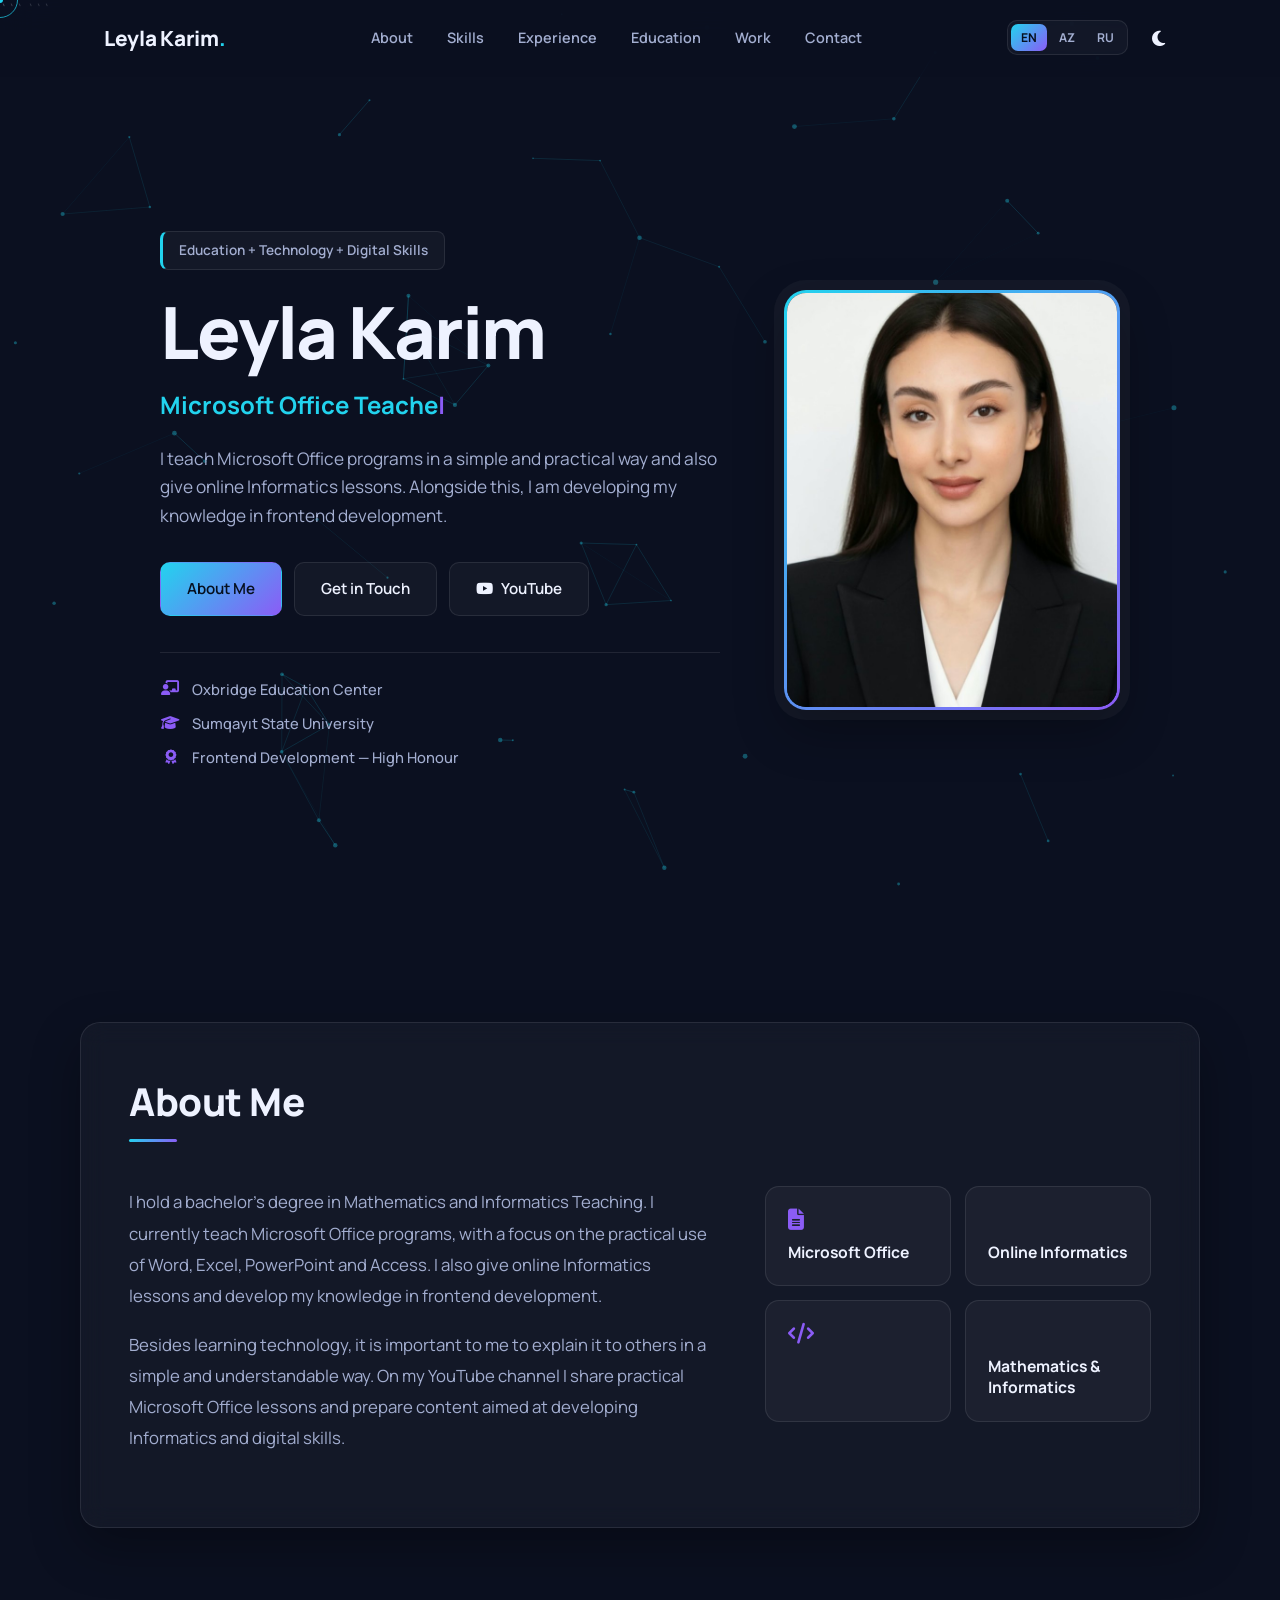
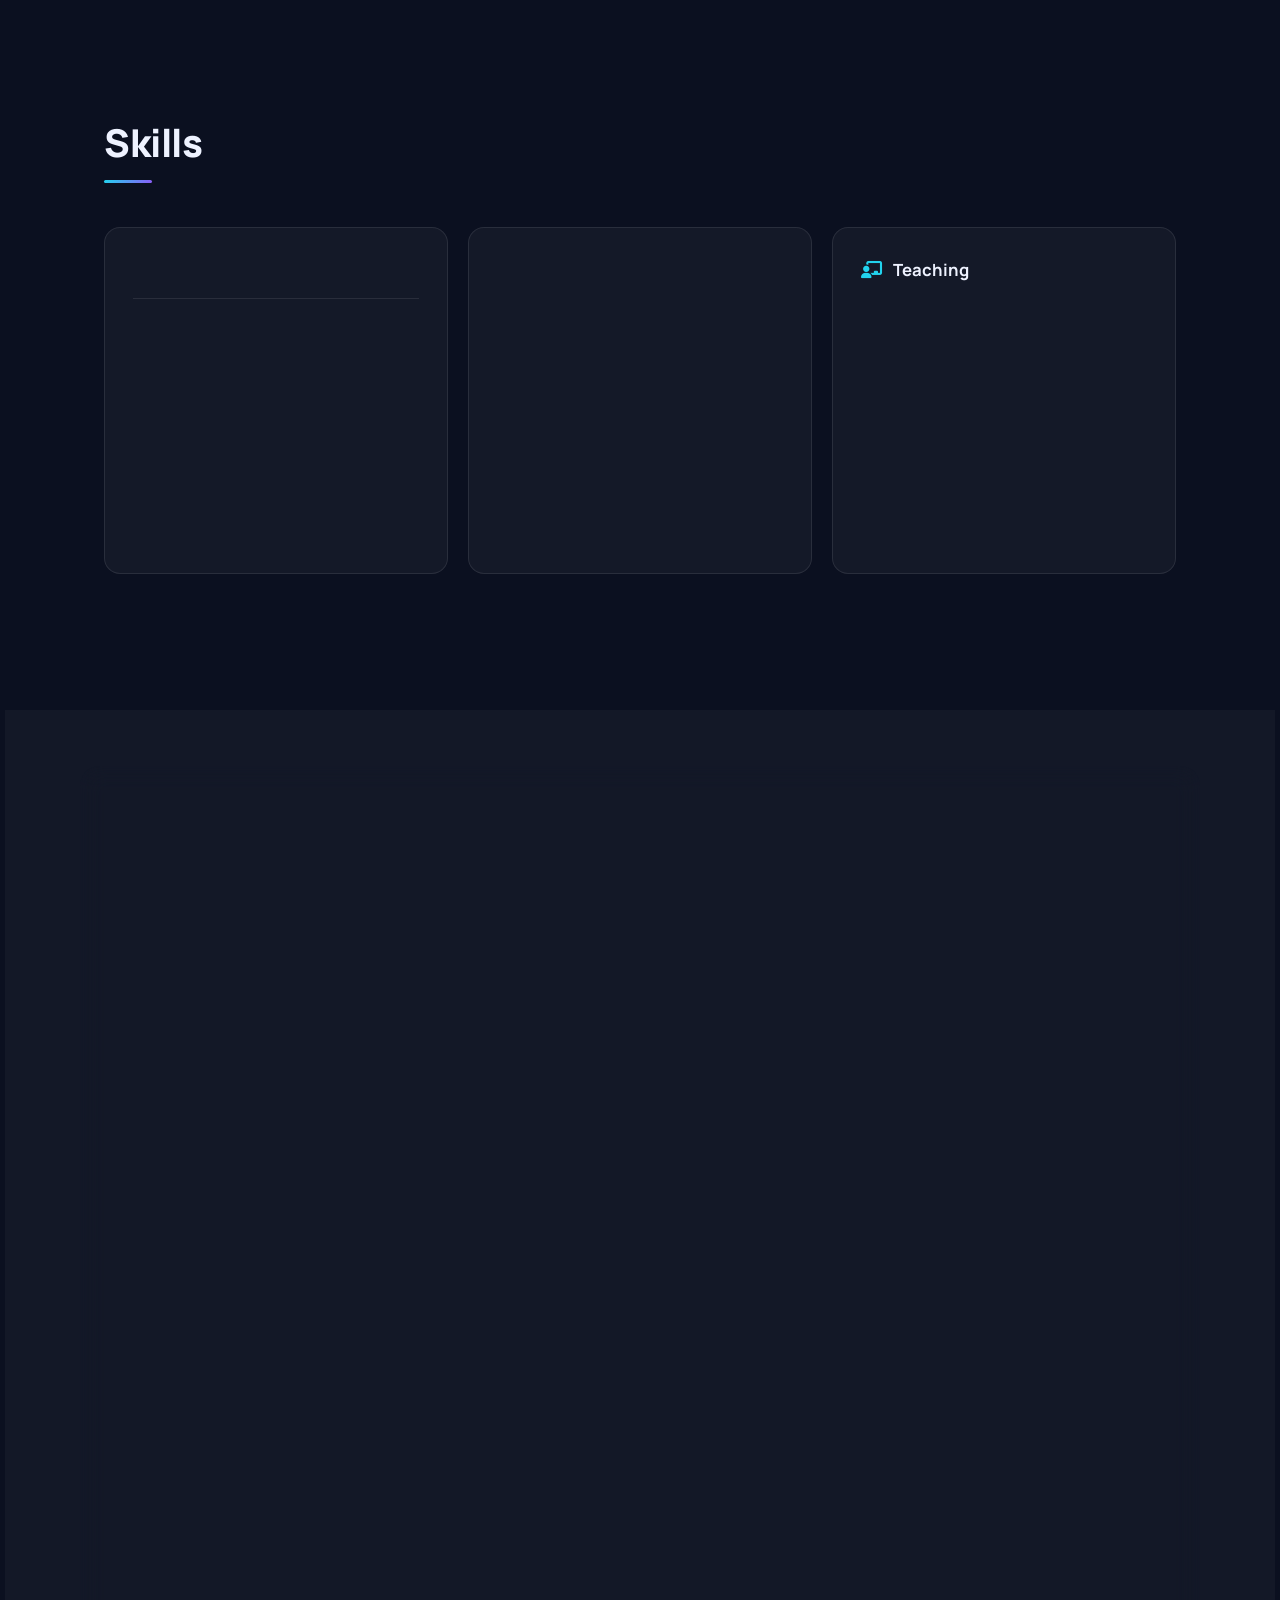
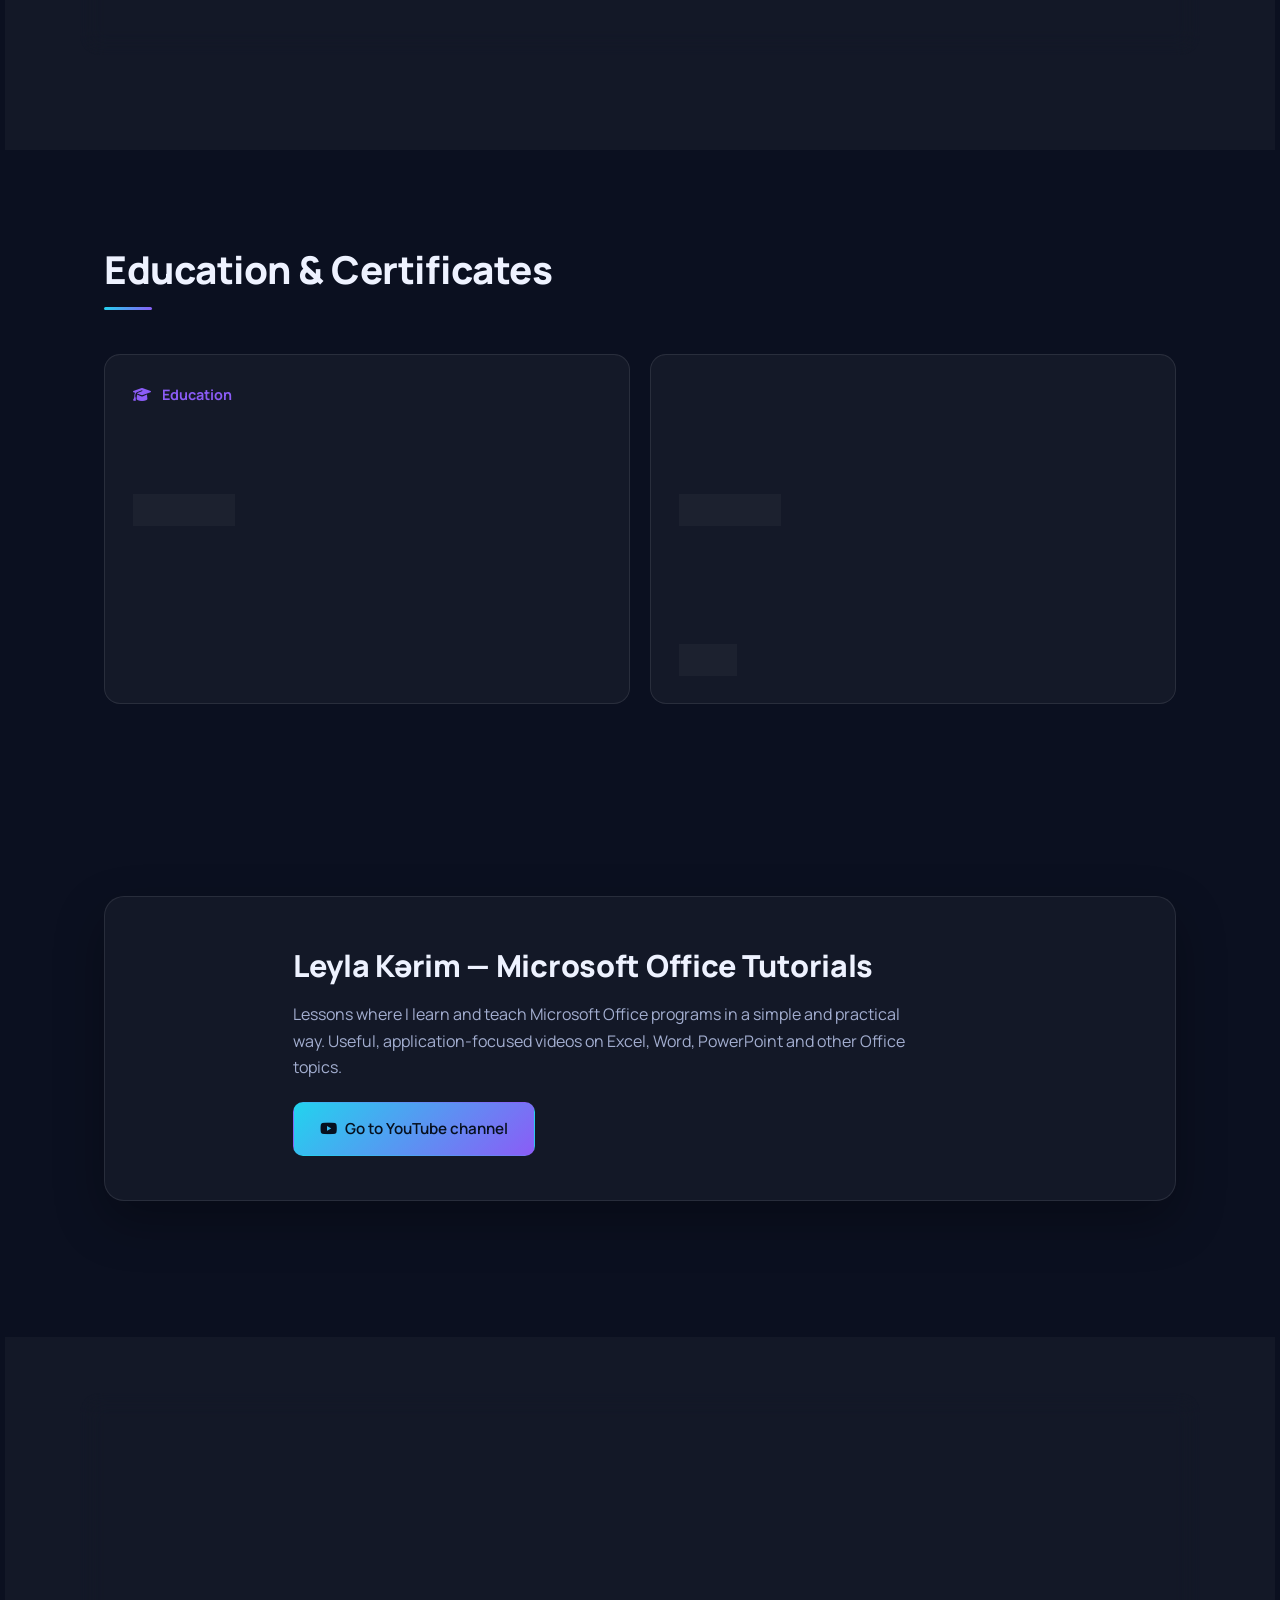
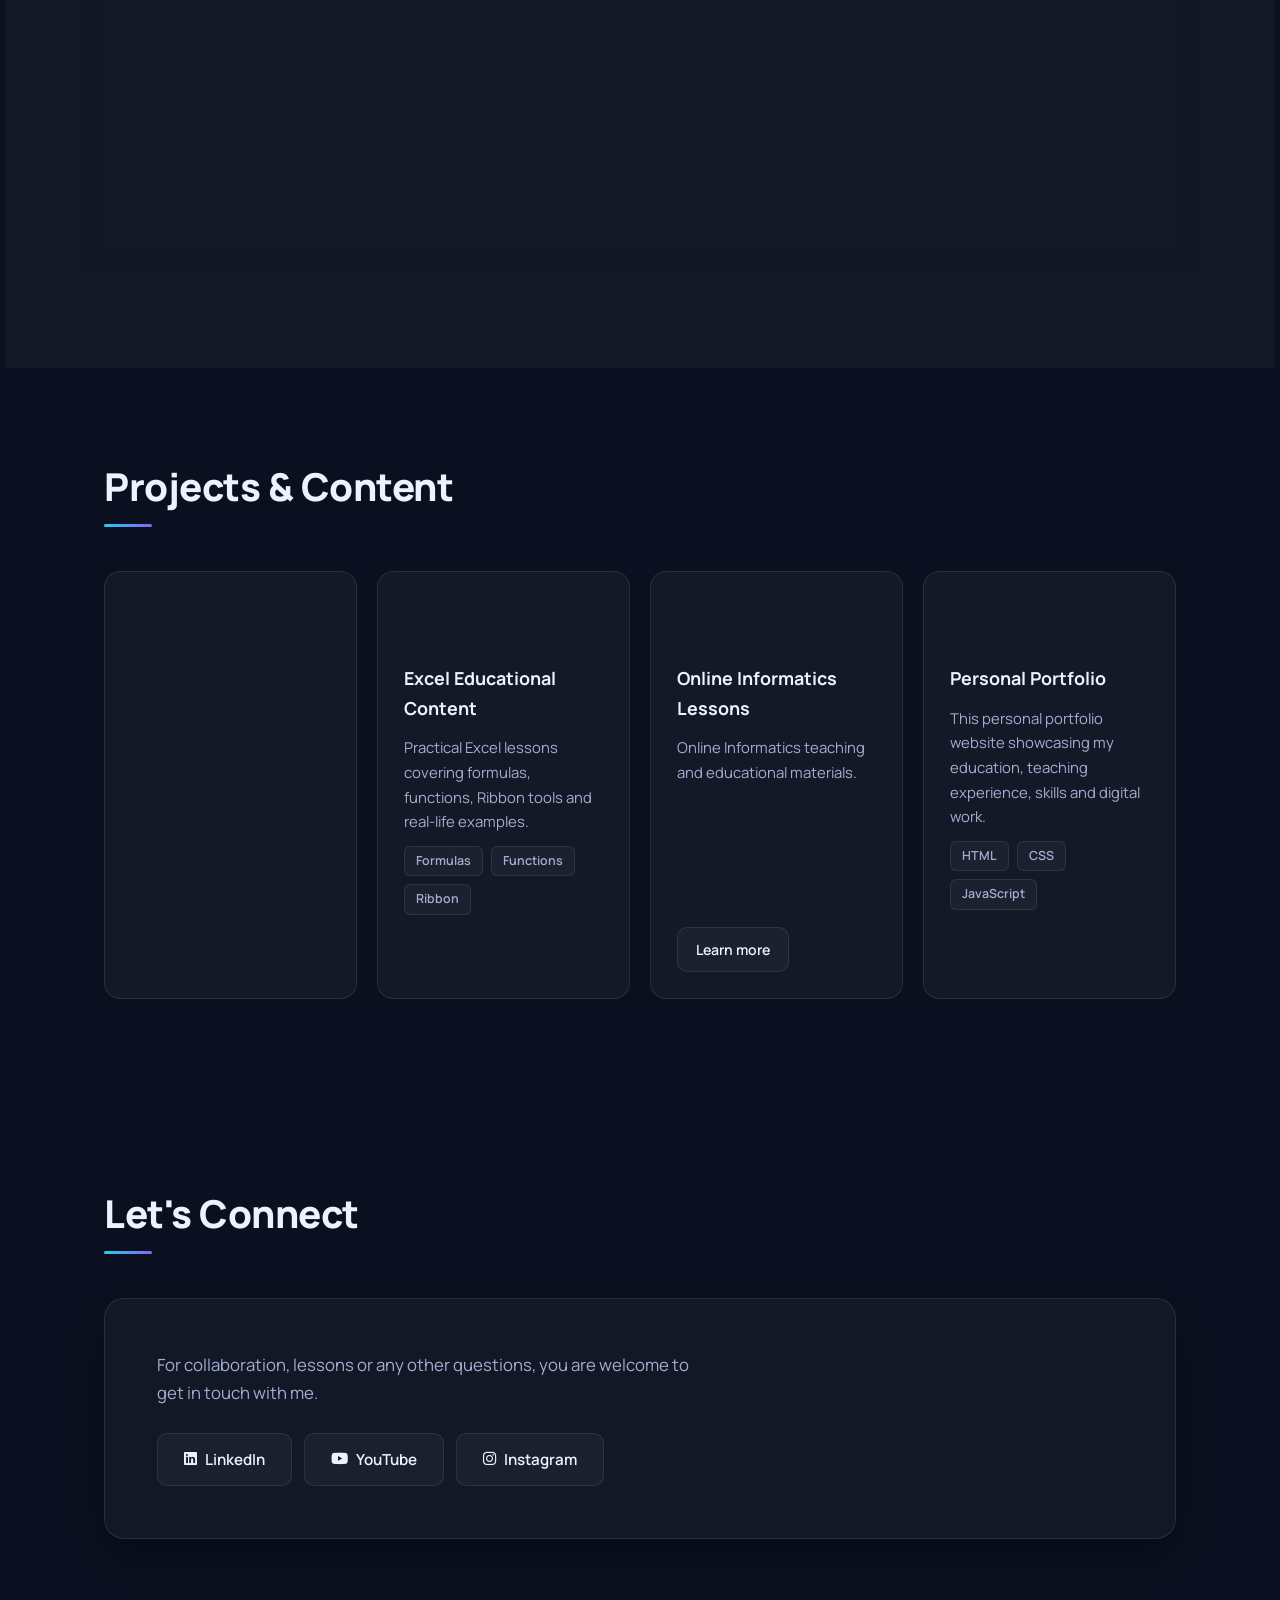
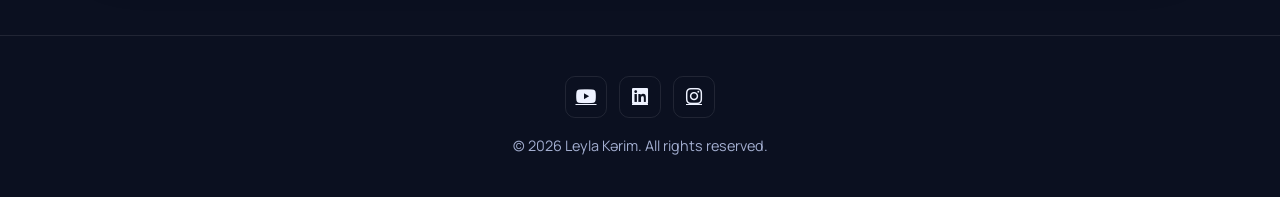
<file: index.html>
<!DOCTYPE html>
<html lang="en">
<head>
    <meta charset="UTF-8">
    <meta name="viewport" content="width=device-width, initial-scale=1.0">

```
<title>Leyla Kərim | Microsoft Office &amp; Informatics Teacher | Frontend Developer</title>

<!-- Google Search Console Verification -->
<meta name="google-site-verification" content="kgfg5ENKp4jt54ov4jUBPShhmmQLEmHJuw-loLQfLo4">

<!-- SEO -->
<meta name="description" content="Leyla Kərim — Microsoft Office and Informatics Teacher and Frontend Developer. Explore her skills, education, certificates and web development projects.">
<meta name="author" content="Leyla Kərim">
<meta name="robots" content="index, follow">

<!-- Canonical URL -->
<link rel="canonical" href="https://leylakarim.github.io/Leyla-K-rim-Portfolio/">

<!-- Open Graph -->
<meta property="og:type" content="website">
<meta property="og:title" content="Leyla Kərim | Portfolio">
<meta property="og:description" content="Personal portfolio of Leyla Kərim — Microsoft Office and Informatics Teacher and Frontend Developer.">
<meta property="og:url" content="https://leylakarim.github.io/Leyla-K-rim-Portfolio/">
<meta property="og:site_name" content="Leyla Kərim">

<!-- Twitter / X -->
<meta name="twitter:card" content="summary">
<meta name="twitter:title" content="Leyla Kərim | Portfolio">
<meta name="twitter:description" content="Personal portfolio of Leyla Kərim — Microsoft Office and Informatics Teacher and Frontend Developer.">

<!-- Theme -->
<meta name="theme-color" content="#0b1020">

<!-- Structured Data -->
<script type="application/ld+json">
{
    "@context": "https://schema.org",
    "@type": "Person",
    "name": "Leyla Kərim",
    "alternateName": [
        "Leyla Karim",
        "Лейла Керим"
    ],
    "url": "https://leylakarim.github.io/Leyla-K-rim-Portfolio/",
    "jobTitle": "Microsoft Office Teacher and Informatics Teacher",
    "alumniOf": {
        "@type": "CollegeOrUniversity",
        "name": "Sumqayıt Dövlət Universiteti"
    },
    "knowsAbout": [
        "Microsoft Office",
        "Microsoft Word",
        "Microsoft Excel",
        "Microsoft PowerPoint",
        "Microsoft Access",
        "Informatics",
        "Frontend Development",
        "Web Development"
    ],
    "sameAs": [
        "https://www.youtube.com/@Leyla_K%C9%99rim",
        "https://www.linkedin.com/in/leylakerim"
    ]
}
</script>

<!-- Styles -->
<link rel="stylesheet" href="style.css">
<link rel="stylesheet" href="https://cdnjs.cloudflare.com/ajax/libs/font-awesome/6.4.0/css/all.min.css">
```

</head>


<body>
    <canvas id="particle-canvas" aria-hidden="true"></canvas>
    <div class="cursor-dot" aria-hidden="true"></div>
    <div class="cursor-outline" aria-hidden="true"></div>

    <nav id="navbar" aria-label="Main">
        <div class="nav-container">
            <a href="#home" class="logo"><span data-i18n="name">Leyla Kərim</span><span class="dot">.</span></a>
            <ul class="nav-links" id="nav-links">
                <li><a href="#about" class="nav-item" data-i18n="nav_about">About</a></li>
                <li><a href="#skills" class="nav-item" data-i18n="nav_skills">Skills</a></li>
                <li><a href="#experience" class="nav-item" data-i18n="nav_exp">Experience</a></li>
                <li><a href="#education" class="nav-item" data-i18n="nav_edu">Education</a></li>
                <li><a href="#projects" class="nav-item" data-i18n="nav_work">Work</a></li>
                <li><a href="#contact" class="nav-item" data-i18n="nav_contact">Contact</a></li>
            </ul>
            <div class="nav-controls">
                <div class="lang-switch" role="group" aria-label="Language">
                    <button class="lang-btn active" data-lang="en">EN</button>
                    <button class="lang-btn" data-lang="az">AZ</button>
                    <button class="lang-btn" data-lang="ru">RU</button>
                </div>
                <button id="theme-toggle" aria-label="Toggle theme"><i class="fa-solid fa-moon"></i></button>
                <button id="mobile-menu-btn" class="hamburger" aria-label="Menu"><i class="fa-solid fa-bars"></i></button>
            </div>
        </div>
    </nav>

    <header id="home" class="hero section">
        <div class="container hero-grid">
            <div class="hero-content">
                <div class="badge" data-i18n="hero_badge">Education + Technology + Digital Skills</div>
                <h1 id="hero-name" data-i18n="name">Leyla Kərim</h1>
                <p class="hero-role"><span id="typing-text">Microsoft Office Teacher</span><span class="typing-cursor">|</span></p>
                <p class="hero-desc" data-i18n="hero_desc">I teach Microsoft Office programs in a simple and practical way and also give online Informatics lessons. Alongside this, I am developing my knowledge in frontend development.</p>
                <div class="hero-btns">
                    <a href="#about" class="btn primary-btn" data-i18n="btn_about">About Me</a>
                    <a href="#contact" class="btn secondary-btn" data-i18n="btn_talk">Get in Touch</a>
                    <a href="https://www.youtube.com/@Leyla_K%C9%99rim" target="_blank" rel="noopener" class="btn secondary-btn"><i class="fa-brands fa-youtube"></i> YouTube</a>
                </div>
                <ul class="hero-facts">
                    <li><i class="fa-solid fa-chalkboard-user"></i> Oxbridge Education Center</li>
                    <li><i class="fa-solid fa-graduation-cap"></i> <span data-i18n="edu_univ">Sumqayıt State University</span></li>
                    <li><i class="fa-solid fa-award"></i> <span data-i18n="cert2">Frontend Development — High Honour</span></li>
                </ul>
            </div>
            <figure class="photo-frame" id="photo-frame">
                <img id="profile-img" src="[data-uri]" width="1600" height="1581" alt="Leyla Kərim — Microsoft Office Teacher and Online Informatics Teacher">
                <div class="photo-placeholder" aria-hidden="true"><span>LK</span></div>
            </figure>
        </div>
    </header>

    <main>
    <section id="about" class="section">
        <div class="container fade-up glass-panel">
            <h2 class="section-title" data-i18n="about_title">About Me</h2>
            <div class="about-grid">
                <div class="about-text">
                    <p data-i18n="about_p1">I hold a bachelor's degree in Mathematics and Informatics Teaching. I currently teach Microsoft Office programs, with a focus on the practical use of Word, Excel, PowerPoint and Access. I also give online Informatics lessons and develop my knowledge in frontend development.</p>
                    <p data-i18n="about_p2">Besides learning technology, it is important to me to explain it to others in a simple and understandable way. On my YouTube channel I share practical Microsoft Office lessons and prepare content aimed at developing Informatics and digital skills.</p>
                </div>
                <div class="stats-container">
                    <div class="stat-box tilt-card"><i class="fa-solid fa-file-lines"></i><h3 data-i18n="stat_1">Microsoft Office</h3></div>
                    <div class="stat-box tilt-card"><i class="fa-solid fa-laptop-code"></i><h3 data-i18n="stat_2">Online Informatics</h3></div>
                    <div class="stat-box tilt-card"><i class="fa-solid fa-code"></i><h3 data-i18n="stat_3">Frontend Development</h3></div>
                    <div class="stat-box tilt-card"><i class="fa-solid fa-square-root-variable"></i><h3 data-i18n="stat_4">Mathematics &amp; Informatics</h3></div>
                </div>
            </div>
        </div>
    </section>

    <section id="skills" class="section">
        <div class="container fade-up">
            <h2 class="section-title" data-i18n="skills_title">Skills</h2>
            <div class="skill-groups">
                <div class="skill-group tilt-card">
                    <h3><i class="fa-solid fa-code"></i> <span data-i18n="sg_front">Frontend</span></h3>
                    <ul class="chips">
                        <li><i class="fa-brands fa-html5"></i> HTML</li>
                        <li><i class="fa-brands fa-css3-alt"></i> CSS</li>
                        <li><i class="fa-brands fa-sass"></i> SCSS</li>
                        <li><i class="fa-brands fa-js"></i> JavaScript</li>
                        <li><i class="fa-solid fa-code"></i> jQuery</li>
                        <li><i class="fa-brands fa-bootstrap"></i> Bootstrap</li>
                        <li><i class="fa-solid fa-mobile-screen-button"></i> <span data-i18n="sk_rwd">Responsive Web Design</span></li>
                        <li><i class="fa-brands fa-git-alt"></i> Git</li>
                    </ul>
                </div>
                <div class="skill-group tilt-card">
                    <h3><i class="fa-solid fa-file-lines"></i> <span data-i18n="sg_office">Microsoft Office</span></h3>
                    <ul class="chips">
                        <li><i class="fa-solid fa-file-word"></i> Microsoft Word</li>
                        <li><i class="fa-solid fa-file-excel"></i> Microsoft Excel</li>
                        <li><i class="fa-solid fa-file-powerpoint"></i> Microsoft PowerPoint</li>
                        <li><i class="fa-solid fa-database"></i> Microsoft Access</li>
                    </ul>
                </div>
                <div class="skill-group tilt-card">
                    <h3><i class="fa-solid fa-chalkboard-user"></i> <span data-i18n="sg_teach">Teaching</span></h3>
                    <ul class="chips">
                        <li data-i18n="t1">Microsoft Office Training</li>
                        <li data-i18n="t2">Online Informatics Teaching</li>
                        <li data-i18n="t3">Informatics Education</li>
                        <li data-i18n="t4">Practical Learning</li>
                        <li data-i18n="t5">Lesson Preparation</li>
                    </ul>
                </div>
            </div>
        </div>
    </section>

    <section id="experience" class="section">
        <div class="container fade-up glass-panel">
            <h2 class="section-title" data-i18n="exp_title">Experience</h2>
            <div class="timeline">
                <article class="timeline-item">
                    <div class="tl-head"><div><h3 data-i18n="exp1_role">Microsoft Office Instructor</h3><h4>Oxbridge Education Center</h4></div><span class="pill" data-i18n="exp1_date">Current position</span></div>
                    <ul class="bullets">
                        <li data-i18n="exp1_b1">Teaching Microsoft Word, Excel, PowerPoint and Access</li><li data-i18n="exp1_b2">Preparing practical exercises and lesson materials</li><li data-i18n="exp1_b3">Explaining computer and Office concepts in a simple and understandable way</li><li data-i18n="exp1_b4">Creating practical Excel and Microsoft Office learning content</li><li data-i18n="exp1_b5">Helping learners develop everyday digital skills</li>
                    </ul>
                </article>
                <article class="timeline-item">
                    <div class="tl-head"><div><h3 data-i18n="exp2_role">Online Informatics Teacher</h3><h4 data-i18n="exp2_org">Online Teaching</h4></div></div>
                    <ul class="bullets">
                        <li data-i18n="exp2_b1">Conducting Informatics lessons online</li><li data-i18n="exp2_b2">Explaining Informatics concepts in a clear and practical way</li><li data-i18n="exp2_b3">Preparing lessons according to learners' needs</li><li data-i18n="exp2_b4">Supporting students with exercises and practical tasks</li>
                    </ul>
                </article>
                <article class="timeline-item">
                    <div class="tl-head"><div><h3 data-i18n="exp3_role">Pedagogical Practice — Informatics &amp; Mathematics</h3><h4 data-i18n="exp3_org">Sumqayıt City Technical Lyceum No. 23</h4></div><span class="pill">2024 – 2025</span></div>
                </article>
            </div>
        </div>
    </section>

    <section id="education" class="section">
        <div class="container fade-up">
            <h2 class="section-title" data-i18n="edu_title">Education &amp; Certificates</h2>
            <div class="edu-grid">
                <div class="info-card tilt-card">
                    <h3 class="card-label"><i class="fa-solid fa-graduation-cap"></i> <span data-i18n="edu_h">Education</span></h3>
                    <h4 data-i18n="edu_univ">Sumqayıt State University</h4>
                    <p data-i18n="edu_deg">Bachelor's Degree — Mathematics and Informatics Teaching</p>
                    <span class="pill">2020 – 2025</span>
                </div>
                <div class="info-card tilt-card">
                    <h3 class="card-label"><i class="fa-solid fa-certificate"></i> <span data-i18n="cert_h">Certificates</span></h3>
                    <h4>Code Academy</h4>
                    <p>#codeforfuture Scholarship — Web Programming</p>
                    <span class="pill">2024 – 2025</span>
                    <h4 class="gap-top">Technest</h4>
                    <p data-i18n="cert2">Frontend Development — High Honour</p>
                    <span class="pill">2024</span>
                </div>
            </div>
        </div>
    </section>

    <section id="youtube" class="section">
        <div class="container fade-up">
            <div class="yt-card tilt-card">
                <div class="yt-icon"><i class="fa-brands fa-youtube"></i></div>
                <div class="yt-text">
                    <h2 data-i18n="yt_title">Leyla Kərim — Microsoft Office Tutorials</h2>
                    <p data-i18n="yt_desc">Lessons where I learn and teach Microsoft Office programs in a simple and practical way. Useful, application-focused videos on Excel, Word, PowerPoint and other Office topics.</p>
                    <a href="https://www.youtube.com/@Leyla_K%C9%99rim" target="_blank" rel="noopener" class="btn primary-btn"><i class="fa-brands fa-youtube"></i> <span data-i18n="yt_btn">Go to YouTube channel</span></a>
                </div>
            </div>
        </div>
    </section>

    <section id="informatics" class="section">
        <div class="container fade-up glass-panel">
            <div class="inf-grid">
                <div class="inf-text">
                    <h2 class="section-title left" data-i18n="inf_title">Online Informatics Lessons</h2>
                    <p data-i18n="inf_p1">I conduct Informatics lessons online and explain concepts in a clear and practical way.</p>
                    <p data-i18n="inf_p2">Lessons are prepared according to learners' needs, with exercises and practical tasks to support understanding.</p>
                    <div class="tags"><span data-i18n="t3">Informatics Education</span><span data-i18n="t2">Online Informatics Teaching</span><span data-i18n="t4">Practical Learning</span></div>
                </div>
                <figure class="inf-figure">
                    <!-- Öz şəklini istəsən: images/informatics.jpg əlavə et və src-ni dəyiş -->
                    <img src="[data-uri]" width="800" height="600" loading="lazy" alt="Online Informatics Lessons by Leyla Kərim" data-i18n-alt="inf_alt">
                </figure>
            </div>
        </div>
    </section>

    <section id="projects" class="section">
        <div class="container fade-up">
            <h2 class="section-title" data-i18n="work_title">Projects &amp; Content</h2>
            <div class="projects-grid">
                <div class="project-card tilt-card">
                    <div class="project-icon"><i class="fa-brands fa-youtube"></i></div>
                    <div class="project-content">
                        <h3 data-i18n="proj1_title">Microsoft Office Tutorials</h3>
                        <p data-i18n="proj1_desc">Practical educational content covering Microsoft Word, Excel, PowerPoint and Access.</p>
                        <div class="tags"><span>Word</span><span>Excel</span><span>PowerPoint</span><span>Access</span></div>
                        <a href="https://www.youtube.com/@Leyla_K%C9%99rim" target="_blank" rel="noopener" class="btn primary-btn btn-small"><span data-i18n="btn_watch">Watch on YouTube</span> <i class="fa-solid fa-arrow-up-right-from-square"></i></a>
                    </div>
                </div>
                <div class="project-card tilt-card">
                    <div class="project-icon"><i class="fa-solid fa-file-excel"></i></div>
                    <div class="project-content">
                        <h3 data-i18n="proj2_title">Excel Educational Content</h3>
                        <p data-i18n="proj2_desc">Practical Excel lessons covering formulas, functions, Ribbon tools and real-life examples.</p>
                        <div class="tags"><span data-i18n="tag_formulas">Formulas</span><span data-i18n="tag_functions">Functions</span><span>Ribbon</span></div>
                    </div>
                </div>
                <div class="project-card tilt-card">
                    <div class="project-icon"><i class="fa-solid fa-laptop-code"></i></div>
                    <div class="project-content">
                        <h3 data-i18n="proj3_title">Online Informatics Lessons</h3>
                        <p data-i18n="proj3_desc">Online Informatics teaching and educational materials.</p>
                        <a href="#informatics" class="btn secondary-btn btn-small" data-i18n="btn_more">Learn more</a>
                    </div>
                </div>
                <div class="project-card tilt-card">
                    <div class="project-icon"><i class="fa-solid fa-user-tie"></i></div>
                    <div class="project-content">
                        <h3 data-i18n="proj4_title">Personal Portfolio</h3>
                        <p data-i18n="proj4_desc">This personal portfolio website showcasing my education, teaching experience, skills and digital work.</p>
                        <div class="tags"><span>HTML</span><span>CSS</span><span>JavaScript</span></div>
                    </div>
                </div>
            </div>
        </div>
    </section>

    <section id="contact" class="section">
        <div class="container fade-up">
            <h2 class="section-title" data-i18n="contact_title">Let's Connect</h2>
            <div class="contact-glass no-form" id="contact-box">
                <div class="contact-info">
                    <p data-i18n="contact_desc">For collaboration, lessons or any other questions, you are welcome to get in touch with me.</p>
                    <div class="contact-btns">
                        <a href="https://www.linkedin.com/in/leylakerim" target="_blank" rel="noopener" class="btn secondary-btn"><i class="fa-brands fa-linkedin"></i> LinkedIn</a>
                        <a href="https://www.youtube.com/@Leyla_K%C9%99rim" target="_blank" rel="noopener" class="btn secondary-btn"><i class="fa-brands fa-youtube"></i> YouTube</a>
                        <a href="https://www.instagram.com/" target="_blank" rel="noopener" class="btn secondary-btn"><i class="fa-brands fa-instagram"></i> Instagram</a>
                        <a href="#contact" id="email-btn" class="btn secondary-btn"><i class="fa-solid fa-envelope"></i> Email</a>
                    </div>
                </div>
                <form id="contact-form" class="glass-form" hidden>
                    <input type="text" name="from_name" data-i18n-placeholder="form_name" placeholder="Name" required>
                    <input type="email" name="reply_to" data-i18n-placeholder="form_email" placeholder="Email" required>
                    <textarea name="message" data-i18n-placeholder="form_msg" placeholder="Your message..." rows="4" required></textarea>
                    <button type="submit" class="btn primary-btn" data-i18n="form_btn">Send Message</button>
                    <p id="form-status" class="form-status" role="status"></p>
                </form>
            </div>
        </div>
    </section>
    </main>

    <footer>
        <div class="socials">
            <a href="https://www.youtube.com/@Leyla_K%C9%99rim" target="_blank" rel="noopener" aria-label="YouTube"><i class="fa-brands fa-youtube"></i></a>
            <a href="https://www.linkedin.com/in/leylakerim" target="_blank" rel="noopener" aria-label="LinkedIn"><i class="fa-brands fa-linkedin"></i></a>
            <a href="https://www.instagram.com/" target="_blank" rel="noopener" aria-label="Instagram"><i class="fa-brands fa-instagram"></i></a>
        </div>
        <p data-i18n="footer">© 2026 Leyla Kərim. All rights reserved.</p>
    </footer>

    <script src="script.js"></script>
</body>
</html>
</file>
<file: style.css>
@import url('https://fonts.googleapis.com/css2?family=Manrope:wght@400;500;600;700;800&display=swap');

:root {
    --bg: #0b1020;
    --surface: #101830;
    --text: #eef2ff;
    --text-muted: #a3aed0;
    --accent: #22d3ee;
    --accent-2: #8b5cf6;
    --accent-glow: rgba(34, 211, 238, 0.28);
    --grad: linear-gradient(135deg, #22d3ee, #8b5cf6);
    --glass-bg: rgba(255, 255, 255, 0.035);
    --glass-border: rgba(255, 255, 255, 0.09);
    --card-bg: rgba(255, 255, 255, 0.04);
    --nav-bg: rgba(11, 16, 32, 0.6);
    --nav-bg-solid: rgba(11, 16, 32, 0.92);
    --shadow: 0 20px 50px rgba(0, 0, 0, 0.3);
    --on-accent: #06101f;
}

body.light-mode {
    --bg: #f5f7fc;
    --surface: #ffffff;
    --text: #12183a;
    --text-muted: #4b5578;
    --accent: #0e7490;
    --accent-2: #6d28d9;
    --accent-glow: rgba(109, 40, 217, 0.2);
    --grad: linear-gradient(135deg, #0891b2, #7c3aed);
    --glass-bg: rgba(255, 255, 255, 0.7);
    --glass-border: rgba(18, 24, 58, 0.1);
    --card-bg: rgba(255, 255, 255, 0.9);
    --nav-bg: rgba(245, 247, 252, 0.6);
    --nav-bg-solid: rgba(245, 247, 252, 0.94);
    --shadow: 0 16px 40px rgba(18, 24, 58, 0.1);
    --on-accent: #fff;
}

* { margin: 0; padding: 0; box-sizing: border-box; font-family: 'Manrope', system-ui, -apple-system, 'Segoe UI', sans-serif; }
html { scroll-behavior: smooth; overflow-x: hidden; scroll-padding-top: 84px; }
html.has-cursor, html.has-cursor * { cursor: none; }
body { background: var(--bg); color: var(--text); overflow-x: hidden; line-height: 1.65; -webkit-font-smoothing: antialiased; transition: background 0.4s ease, color 0.4s ease; }
img { max-width: 100%; }
a:focus-visible, button:focus-visible, input:focus-visible, textarea:focus-visible { outline: 2px solid var(--accent); outline-offset: 3px; }

#particle-canvas { position: fixed; inset: 0; width: 100vw; height: 100vh; z-index: -1; pointer-events: none; }

.cursor-dot, .cursor-outline { position: fixed; top: 0; left: 0; border-radius: 50%; pointer-events: none; transform: translate(-50%, -50%); display: none; }
html.has-cursor .cursor-dot, html.has-cursor .cursor-outline { display: block; }
.cursor-dot { width: 6px; height: 6px; background: var(--accent); z-index: 9999; }
.cursor-outline { width: 36px; height: 36px; border: 1.5px solid var(--accent); opacity: 0.7; z-index: 9998; transition: width 0.2s, height 0.2s, background 0.2s; }
.cursor-outline.hover { width: 52px; height: 52px; background: var(--accent-glow); border-color: transparent; }

.container { max-width: 1120px; margin: 0 auto; padding: 0 24px; }
.section { padding: 96px 0; }

/* Headings: left aligned, solid colour, short accent rule */
.section-title { font-size: clamp(1.8rem, 3.6vw, 2.4rem); font-weight: 800; letter-spacing: -0.5px; line-height: 1.2; color: var(--text); margin-bottom: 44px; }
.section-title::after { content: ''; display: block; width: 48px; height: 3px; border-radius: 3px; margin-top: 14px; background: var(--grad); }

/* Buttons */
.btn { display: inline-flex; align-items: center; justify-content: center; gap: 8px; padding: 13px 26px; border-radius: 10px; font-weight: 600; font-size: 0.95rem; text-decoration: none; border: 1px solid transparent; background: none; color: var(--text); transition: transform 0.25s, box-shadow 0.25s, border-color 0.25s, color 0.25s; }
.btn-small { padding: 10px 18px; font-size: 0.88rem; }
.primary-btn { background: var(--grad); color: var(--on-accent); }
.primary-btn:hover { transform: translateY(-2px); box-shadow: 0 10px 26px var(--accent-glow); }
.secondary-btn { border-color: var(--glass-border); background: var(--glass-bg); }
.secondary-btn:hover { border-color: var(--accent); color: var(--accent); transform: translateY(-2px); }

/* Navigation */
nav { position: fixed; top: 0; width: 100%; padding: 18px 0; z-index: 1000; background: var(--nav-bg); backdrop-filter: blur(16px); -webkit-backdrop-filter: blur(16px); border-bottom: 1px solid transparent; transition: padding 0.3s, background 0.3s, border-color 0.3s; }
nav.scrolled { padding: 12px 0; background: var(--nav-bg-solid); border-bottom-color: var(--glass-border); }
.nav-container { display: flex; justify-content: space-between; align-items: center; max-width: 1120px; margin: 0 auto; padding: 0 24px; }
.logo { font-size: 1.3rem; font-weight: 800; color: var(--text); text-decoration: none; letter-spacing: -0.3px; z-index: 1001; }
.logo .dot { color: var(--accent); }
.nav-links { display: flex; gap: 6px; list-style: none; }
.nav-links a { display: block; padding: 8px 14px; border-radius: 8px; color: var(--text-muted); text-decoration: none; font-weight: 600; font-size: 0.9rem; transition: color 0.25s, background 0.25s; }
.nav-links a:hover, .nav-links a.active { color: var(--text); background: var(--glass-bg); }
.nav-links a.active { box-shadow: inset 0 -2px 0 var(--accent); }
.nav-controls { display: flex; align-items: center; gap: 12px; z-index: 1001; }
.lang-switch { display: flex; gap: 2px; padding: 3px; border-radius: 10px; border: 1px solid var(--glass-border); background: var(--glass-bg); }
.lang-btn { font-size: 0.76rem; font-weight: 700; color: var(--text-muted); background: none; border: none; padding: 5px 10px; border-radius: 7px; transition: 0.25s; }
.lang-btn:hover { color: var(--text); }
.lang-btn.active { background: var(--grad); color: var(--on-accent); }
#theme-toggle, .hamburger { background: none; border: none; color: var(--text); font-size: 1.1rem; width: 36px; height: 36px; border-radius: 8px; transition: color 0.25s, background 0.25s; }
#theme-toggle:hover { color: var(--accent); background: var(--glass-bg); }
.hamburger { display: none; font-size: 1.4rem; }

/* Hero */
.hero { min-height: 100vh; display: flex; align-items: center; padding: 120px 0 72px; }
.hero-grid { display: grid; grid-template-columns: 1.25fr 0.75fr; gap: 64px; align-items: center; }
.badge { display: inline-block; padding: 7px 16px; border-radius: 8px; background: var(--glass-bg); border: 1px solid var(--glass-border); border-left: 3px solid var(--accent); font-size: 0.85rem; font-weight: 600; color: var(--text-muted); margin-bottom: 24px; }
.hero h1 { font-size: clamp(2.8rem, 6vw, 4.5rem); font-weight: 800; line-height: 1.05; letter-spacing: -2px; margin-bottom: 16px; }
.hero .hero-role { font-size: clamp(1.1rem, 2.4vw, 1.5rem); font-weight: 700; color: var(--accent); margin-bottom: 20px; min-height: 2.1rem; }
.typing-cursor { animation: blink 1s steps(1) infinite; color: var(--accent-2); }
@keyframes blink { 50% { opacity: 0; } }
.hero .hero-desc { max-width: 560px; font-size: 1.08rem; color: var(--text-muted); margin-bottom: 32px; }
.hero-btns { display: flex; gap: 12px; flex-wrap: wrap; margin-bottom: 36px; }
.hero-facts { list-style: none; display: grid; gap: 10px; padding-top: 24px; border-top: 1px solid var(--glass-border); max-width: 560px; }
.hero-facts li { display: flex; align-items: center; gap: 12px; color: var(--text-muted); font-size: 0.92rem; font-weight: 500; }
.hero-facts i { width: 20px; text-align: center; color: var(--accent-2); }

.photo-frame { position: relative; width: 100%; max-width: 360px; aspect-ratio: 4 / 5; margin: 0 auto; border-radius: 22px; padding: 3px; background: var(--grad); box-shadow: 0 0 0 10px var(--glass-bg), var(--shadow); overflow: hidden; }
.photo-frame img { position: absolute; inset: 3px; width: calc(100% - 6px); height: calc(100% - 6px); object-fit: cover; object-position: center 20%; border-radius: 19px; display: none; z-index: 2; }
.photo-frame.has-photo img { display: block; }
.photo-placeholder { position: absolute; inset: 3px; border-radius: 19px; background: var(--surface); display: flex; align-items: center; justify-content: center; }
.photo-placeholder span { font-size: 4.5rem; font-weight: 800; background: var(--grad); -webkit-background-clip: text; background-clip: text; -webkit-text-fill-color: transparent; }

/* Panels & cards */
.glass-panel { background: var(--glass-bg); border: 1px solid var(--glass-border); border-radius: 20px; padding: 56px 48px; backdrop-filter: blur(12px); box-shadow: var(--shadow); }
.tilt-card { transform-style: preserve-3d; transition: transform 0.5s cubic-bezier(0.2, 0.8, 0.2, 1), border-color 0.3s; }
.skill-group:hover, .info-card:hover, .project-card:hover, .yt-card:hover, .stat-box:hover { border-color: rgba(34, 211, 238, 0.45); }

.about-grid { display: grid; grid-template-columns: 1.2fr 0.8fr; gap: 56px; align-items: start; }
.about-text p { margin-bottom: 18px; font-size: 1.05rem; color: var(--text-muted); line-height: 1.85; max-width: 62ch; }
.stats-container { display: grid; grid-template-columns: 1fr 1fr; gap: 14px; }
.stat-box { display: flex; flex-direction: column; gap: 12px; padding: 22px; border-radius: 14px; background: var(--card-bg); border: 1px solid var(--glass-border); }
.stat-box i { font-size: 1.3rem; color: var(--accent-2); }
.stat-box h3 { font-size: 0.98rem; font-weight: 700; line-height: 1.35; }

/* Skills */
.skill-groups { display: grid; grid-template-columns: repeat(auto-fit, minmax(300px, 1fr)); gap: 20px; }
.skill-group { background: var(--card-bg); border: 1px solid var(--glass-border); border-radius: 16px; padding: 28px; }
.skill-group > h3 { font-size: 1.05rem; font-weight: 700; margin-bottom: 18px; padding-bottom: 14px; border-bottom: 1px solid var(--glass-border); }
.skill-group > h3 i { color: var(--accent); margin-right: 8px; }
.chips { list-style: none; display: flex; flex-wrap: wrap; gap: 8px; }
.chips li { display: inline-flex; align-items: center; gap: 8px; padding: 7px 13px; border-radius: 8px; font-size: 0.88rem; font-weight: 600; background: var(--glass-bg); border: 1px solid var(--glass-border); transition: border-color 0.25s; }
.chips li:hover { border-color: var(--accent); }
.chips li i { color: var(--accent); }

/* Timeline */
.timeline { position: relative; display: grid; gap: 20px; padding-left: 32px; border-left: 2px solid var(--glass-border); }
.timeline-item { position: relative; background: var(--card-bg); border: 1px solid var(--glass-border); border-radius: 14px; padding: 24px 28px; }
.timeline-item::before { content: ''; position: absolute; left: -41px; top: 28px; width: 14px; height: 14px; border-radius: 50%; background: var(--bg); border: 3px solid var(--accent); }
.tl-head { display: flex; justify-content: space-between; align-items: flex-start; gap: 12px; flex-wrap: wrap; }
.timeline-item h3 { font-size: 1.12rem; font-weight: 700; }
.timeline-item h4 { font-size: 0.93rem; font-weight: 600; color: var(--accent); margin-top: 2px; }
.pill { display: inline-block; padding: 4px 12px; border-radius: 8px; font-size: 0.8rem; font-weight: 600; color: var(--text-muted); background: var(--glass-bg); border: 1px solid var(--glass-border); white-space: nowrap; }
.bullets { list-style: none; margin-top: 14px; display: grid; gap: 8px; }
.bullets li { position: relative; padding-left: 20px; color: var(--text-muted); font-size: 0.95rem; }
.bullets li::before { content: ''; position: absolute; left: 2px; top: 0.7em; width: 6px; height: 6px; border-radius: 50%; background: var(--accent-2); }

/* Education */
.edu-grid { display: grid; grid-template-columns: repeat(auto-fit, minmax(300px, 1fr)); gap: 20px; }
.info-card { background: var(--card-bg); border: 1px solid var(--glass-border); border-radius: 16px; padding: 28px; }
.card-label { font-size: 0.9rem; font-weight: 700; color: var(--accent-2); margin-bottom: 18px; }
.card-label i { margin-right: 8px; }
.info-card h4 { font-size: 1.08rem; font-weight: 700; }
.info-card p { color: var(--text-muted); margin: 4px 0 12px; font-size: 0.95rem; }
.gap-top { margin-top: 26px; padding-top: 22px; border-top: 1px solid var(--glass-border); }

/* YouTube */
.yt-card { display: flex; align-items: center; gap: 40px; padding: 44px; border-radius: 20px; border: 1px solid var(--glass-border); background: var(--glass-bg); box-shadow: var(--shadow); }
.yt-icon { flex: 0 0 104px; height: 104px; border-radius: 24px; display: flex; align-items: center; justify-content: center; font-size: 3.2rem; color: #fff; background: var(--grad); }
.yt-text h2 { font-size: clamp(1.35rem, 2.8vw, 1.9rem); font-weight: 800; letter-spacing: -0.3px; margin-bottom: 10px; }
.yt-text p { color: var(--text-muted); max-width: 62ch; margin-bottom: 22px; }

/* Informatics */
.inf-grid { display: grid; grid-template-columns: 1fr 1fr; gap: 48px; align-items: center; }
.inf-text p { color: var(--text-muted); margin-bottom: 14px; max-width: 54ch; }
.inf-text .section-title { margin-bottom: 24px; }
.inf-text .tags { margin-top: 22px; }
.inf-figure { border-radius: 16px; overflow: hidden; border: 1px solid var(--glass-border); box-shadow: var(--shadow); }
.inf-figure img { display: block; width: 100%; height: auto; aspect-ratio: 4 / 3; object-fit: cover; }

/* Projects */
.projects-grid { display: grid; grid-template-columns: repeat(auto-fit, minmax(250px, 1fr)); gap: 20px; }
.project-card { background: var(--card-bg); border: 1px solid var(--glass-border); border-radius: 16px; display: flex; flex-direction: column; padding: 26px; gap: 18px; }
.project-icon { width: 48px; height: 48px; border-radius: 12px; display: flex; align-items: center; justify-content: center; font-size: 1.3rem; color: #fff; background: var(--grad); }
.project-content { display: flex; flex-direction: column; gap: 12px; flex: 1; align-items: flex-start; }
.project-content h3 { font-size: 1.12rem; font-weight: 700; }
.project-content p { color: var(--text-muted); font-size: 0.93rem; }
.project-content .btn { margin-top: auto; }
.tags { display: flex; flex-wrap: wrap; gap: 8px; }
.tags span { padding: 4px 11px; border-radius: 6px; font-size: 0.78rem; font-weight: 600; color: var(--text-muted); background: var(--glass-bg); border: 1px solid var(--glass-border); }

/* Contact */
.contact-glass { display: grid; grid-template-columns: 1fr 1fr; gap: 48px; padding: 52px; border-radius: 20px; border: 1px solid var(--glass-border); background: var(--glass-bg); box-shadow: var(--shadow); }
.contact-glass.no-form { grid-template-columns: 1fr; }
.contact-info p { color: var(--text-muted); margin-bottom: 26px; font-size: 1.05rem; max-width: 56ch; }
.contact-btns { display: flex; flex-wrap: wrap; gap: 12px; }
.glass-form { display: flex; flex-direction: column; gap: 14px; }
.glass-form[hidden] { display: none; }
.glass-form input, .glass-form textarea { width: 100%; padding: 15px 17px; background: var(--card-bg); border: 1px solid var(--glass-border); border-radius: 10px; color: var(--text); font-size: 1rem; resize: vertical; transition: border-color 0.25s, box-shadow 0.25s; }
.glass-form input::placeholder, .glass-form textarea::placeholder { color: var(--text-muted); }
.glass-form input:focus, .glass-form textarea:focus { outline: none; border-color: var(--accent); box-shadow: 0 0 0 3px var(--accent-glow); }
.form-status { min-height: 1.2rem; font-size: 0.9rem; color: var(--text-muted); }

footer { text-align: center; padding: 40px 24px; color: var(--text-muted); border-top: 1px solid var(--glass-border); font-size: 0.9rem; }
footer .socials { display: flex; justify-content: center; gap: 12px; margin-bottom: 16px; }
footer .socials a { display: flex; align-items: center; justify-content: center; width: 42px; height: 42px; border-radius: 10px; border: 1px solid var(--glass-border); color: var(--text); font-size: 1.15rem; transition: color 0.25s, border-color 0.25s, transform 0.25s; }
footer .socials a:hover { color: var(--accent); border-color: var(--accent); transform: translateY(-2px); }

/* Scroll reveal */
.fade-up { opacity: 0; transform: translateY(24px); transition: opacity 0.7s ease, transform 0.7s cubic-bezier(0.2, 0.8, 0.2, 1); }
.fade-up.visible { opacity: 1; transform: none; }

/* Tablet */
@media (max-width: 1024px) {
    .section { padding: 72px 0; }
    .hero { padding-top: 104px; }
    .hero-grid, .about-grid, .contact-glass, .inf-grid { grid-template-columns: 1fr; gap: 36px; }
    .photo-frame { order: -1; max-width: 250px; }
    .hero-content { text-align: center; }
    .hero .hero-desc, .hero-facts { margin-left: auto; margin-right: auto; }
    .hero-btns { justify-content: center; }
    .hero-facts li { justify-content: center; }
    .glass-panel, .contact-glass { padding: 36px 24px; }
    .yt-card { flex-direction: column; text-align: center; padding: 32px 22px; gap: 22px; }
    .yt-text p { margin-left: auto; margin-right: auto; }
    .section-title { margin-bottom: 32px; }

    .hamburger { display: block; z-index: 1002; }
    .nav-links { position: fixed; top: 0; right: -100%; width: 100%; height: 100vh; background: var(--nav-bg-solid); backdrop-filter: blur(24px); -webkit-backdrop-filter: blur(24px); flex-direction: column; justify-content: center; align-items: center; gap: 0; transition: right 0.45s cubic-bezier(0.4, 0, 0.2, 1); z-index: 1000; }
    .nav-links.active { right: 0; }
    .nav-links li { margin: 12px 0; opacity: 0; transform: translateY(16px); transition: all 0.4s ease; }
    .nav-links.active li { opacity: 1; transform: none; }
    .nav-links.active li:nth-child(2) { transition-delay: 0.08s; }
    .nav-links.active li:nth-child(3) { transition-delay: 0.16s; }
    .nav-links.active li:nth-child(4) { transition-delay: 0.24s; }
    .nav-links.active li:nth-child(5) { transition-delay: 0.32s; }
    .nav-links.active li:nth-child(6) { transition-delay: 0.4s; }
    .nav-links a { font-size: 1.5rem; padding: 10px 20px; }
}

@media (max-width: 520px) {
    .container, .nav-container { padding: 0 16px; }
    .nav-controls { gap: 6px; }
    .logo { font-size: 1.15rem; }
    .stats-container, .skill-groups { grid-template-columns: 1fr; }
    .timeline { padding-left: 22px; }
    .timeline-item { padding: 20px; }
    .timeline-item::before { left: -31px; }
    .hero-btns .btn, .contact-btns .btn { width: 100%; }
    .glass-panel { padding: 28px 18px; }
}

@media (hover: none) and (pointer: coarse) {
    .tilt-card { transform: none !important; }
    .project-card:active, .btn:active { border-color: var(--accent); }
}

@media (prefers-reduced-motion: reduce) {
    *, *::before, *::after { animation: none !important; transition-duration: 0.01ms !important; }
    html { scroll-behavior: auto; }
    .fade-up { opacity: 1; transform: none; }
}
</file>
